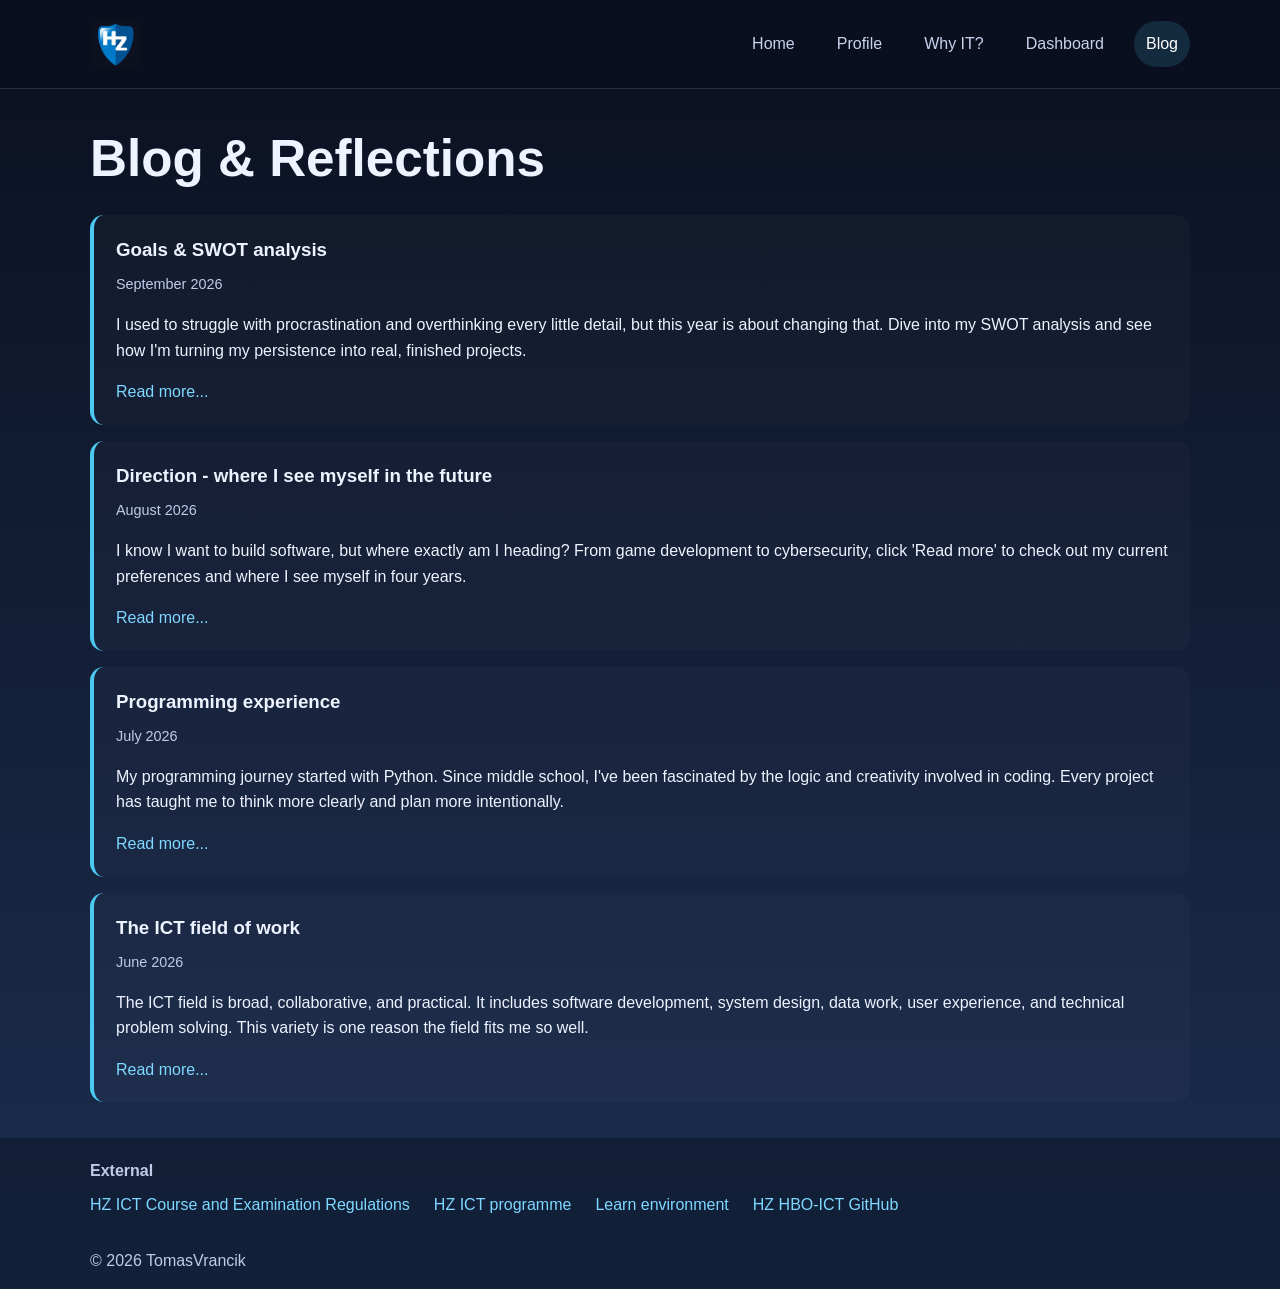
<file: blog.html>
<!DOCTYPE html>
<html lang="en">
<head>
  <meta name="viewport" content="width=device-width, initial-scale=1" />
  <title>Blog | My ICT Journey</title>
  <link rel="stylesheet" href="styles.css" />
</head>
<body>
  <header>
    <div class="container topbar">
      <div class="brand">
        <a href="index.html"><img src="hz-logo.png" alt="HZ logo" /></a>
      </div>
      <nav aria-label="Main navigation">
        <ul>
          <li><a href="index.html">Home</a></li>
          <li><a href="profile.html">Profile</a></li>
          <li><a href="why-it.html">Why IT?</a></li>
          <li><a href="dashboard.html">Dashboard</a></li>
          <li><a class="active" href="blog.html">Blog</a></li>
        </ul>
      </nav>
    </div>
  </header>

  <main class="container external-page">
    <section class="page-header">
      <h1>Blog &amp; Reflections</h1>
    </section>

    <section class="timeline" aria-label="Blog feed">
      <article class="post-card">
        <h3>Goals &amp; SWOT analysis</h3>
        <div class="post-meta">September 2026</div>
        <p>
          I used to struggle with procrastination and overthinking every little detail, but this year is about changing that. Dive into my SWOT analysis and see how I'm turning my persistence into real, finished projects.
        </p>
        <a href="posts/goals-swot.html">Read more...</a>
      </article>

      <article class="post-card">
        <h3>Direction - where I see myself in the future</h3>
        <div class="post-meta">August 2026</div>
        <p>
          I know I want to build software, but where exactly am I heading? From game development to cybersecurity, click 'Read more' to check out my current preferences and where I see myself in four years.
        </p>
        <a href="posts/direction.html">Read more...</a>
      </article>

      <article class="post-card">
        <h3>Programming experience</h3>
        <div class="post-meta">July 2026</div>
        <p>
          My programming journey started with Python. Since middle school, I've been fascinated by the logic and creativity involved in coding. Every project has taught me to think more clearly and plan more intentionally.
        </p>
        <a href="posts/programming-experience.html">Read more...</a>
      </article>

      <article class="post-card">
        <h3>The ICT field of work</h3>
        <div class="post-meta">June 2026</div>
        <p>
          The ICT field is broad, collaborative, and practical. It includes software development, system design, data work, user experience, and technical problem solving. This variety is one reason the field fits me so well.
        </p>
        <a href="posts/ict-field.html">Read more...</a>
      </article>
    </section>

  </main>

  <section class="external-links" aria-label="Useful external links">
    <div class="container">
      <h3>External</h3>
      <ul>
        <li><a href="https://www.hz.nl/over-de-hz/organisaties/regelingen-documenten/cer" target="_blank" rel="noopener">HZ ICT Course and Examination Regulations</a></li>
        <li><a href="https://hz.nl/onderwijs/ict" target="_blank" rel="noopener">HZ ICT programme</a></li>
        <li><a href="https://learn.hz.nl/" target="_blank" rel="noopener">Learn environment</a></li>
        <li><a href="https://github.com/HZ-HBO-ICT" target="_blank" rel="noopener">HZ HBO-ICT GitHub</a></li>
      </ul>
    </div>
  </section>

  <footer>
    <div class="container">© 2026 TomasVrancik</div>
  </footer>
</body>
</html>
</file>
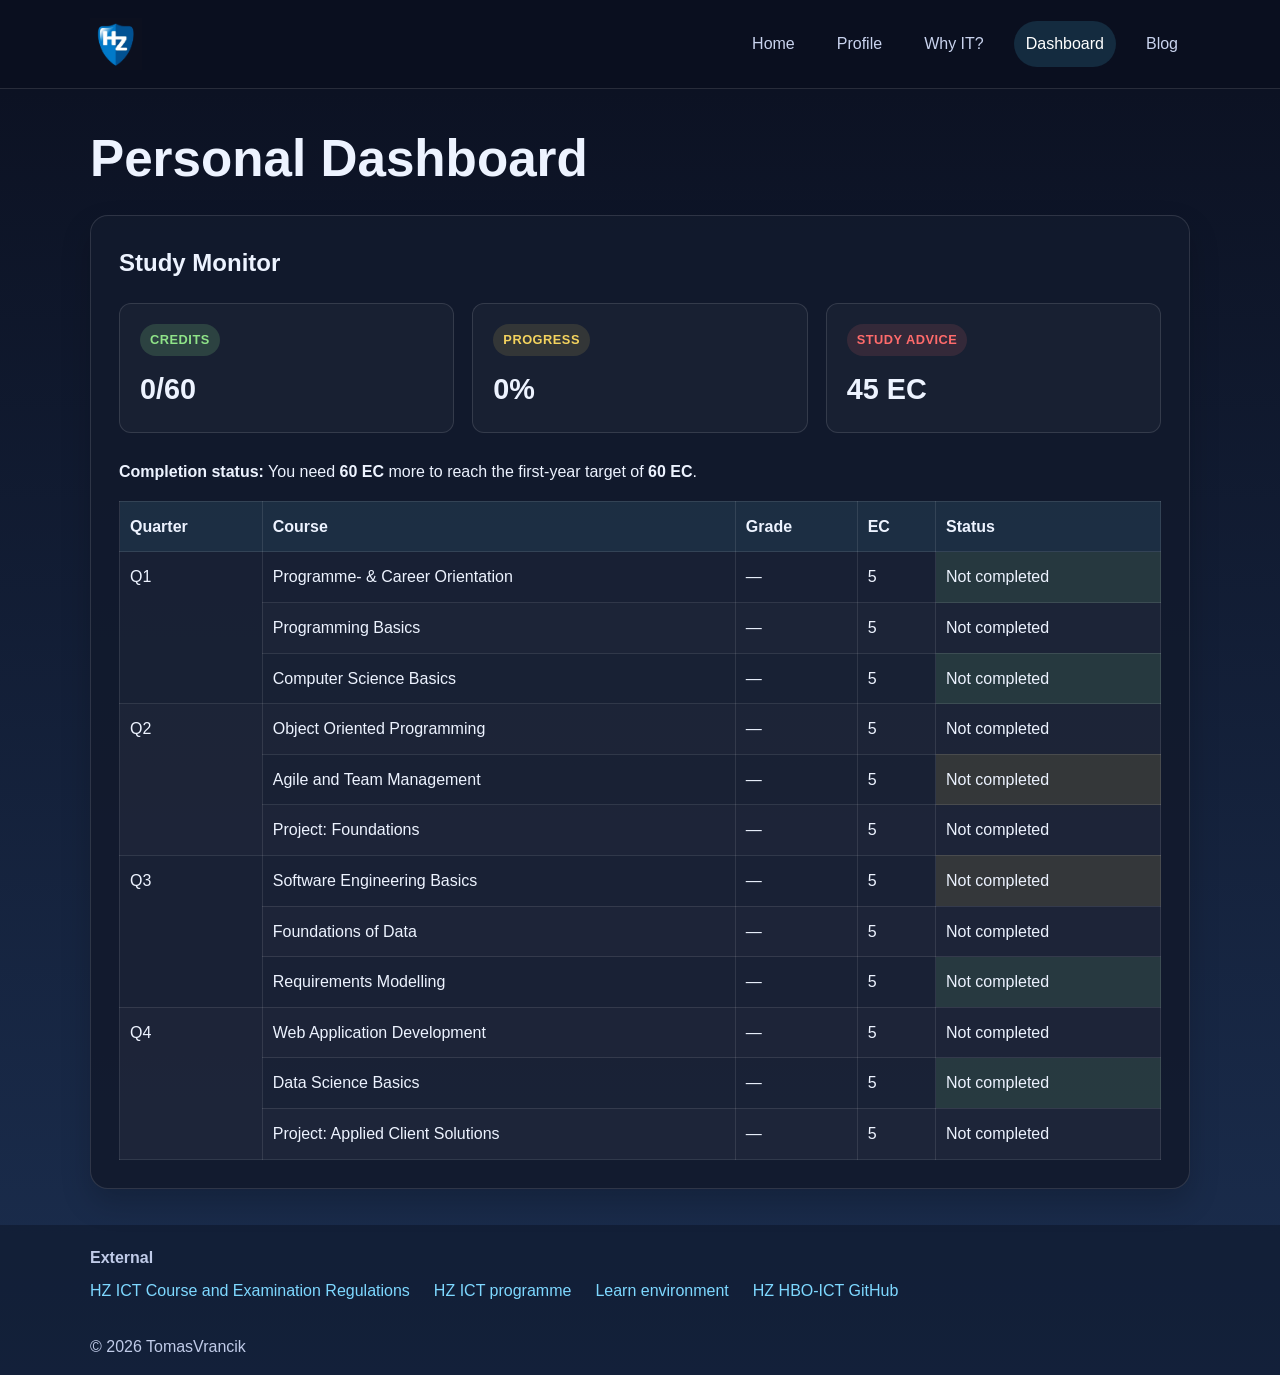
<file: dashboard.html>
<!DOCTYPE html>
<html lang="en">
<head>
  <meta name="viewport" content="width=device-width, initial-scale=1" />
  <title>Dashboard | My ICT Journey</title>
  <link rel="stylesheet" href="styles.css" />
</head>
<body>
  <header>
    <div class="container topbar">
      <div class="brand">
        <a href="index.html"><img src="hz-logo.png" alt="HZ logo" /></a>
      </div>
      <nav aria-label="Main navigation">
        <ul>
          <li><a href="index.html">Home</a></li>
          <li><a href="profile.html">Profile</a></li>
          <li><a href="why-it.html">Why IT?</a></li>
          <li><a class="active" href="dashboard.html">Dashboard</a></li>
          <li><a href="blog.html">Blog</a></li>
        </ul>
      </nav>
    </div>
  </header>

  <main class="container external-page">
    <section class="page-header">
      <h1>Personal Dashboard</h1>
    </section>

    <section class="card" aria-label="Study monitor summary">
      <h2>Study Monitor</h2>
      <div class="study-summary">
        <div class="summary-box">
          <span class="status-badge status-sufficient">Credits</span>
          <strong>0/60</strong>
        </div>
        <div class="summary-box">
          <span class="status-badge status-pending">Progress</span>
          <strong>0%</strong>
        </div>
        <div class="summary-box">
          <span class="status-badge status-insufficient">Study advice</span>
          <strong>45 EC</strong>
        </div>
      </div>

      <p><strong>Completion status:</strong> You need <strong>60 EC</strong> more to reach the first-year target of <strong>60 EC</strong>.</p>

      <table>
        <thead>
          <tr>
            <th>Quarter</th>
            <th>Course</th>
            <th>Grade</th>
            <th>EC</th>
            <th>Status</th>
          </tr>
        </thead>
        <tbody>
          <tr>
            <td rowspan="3">Q1</td>
            <td>Programme- & Career Orientation</td>
            <td>—</td>
            <td>5</td>
            <td class="cell-sufficient">Not completed</td>
          </tr>
          <tr>
            <td>Programming Basics</td>
            <td>—</td>
            <td>5</td>
            <td class="cell-sufficient">Not completed</td>
          </tr>
          <tr>
            <td>Computer Science Basics</td>
            <td>—</td>
            <td>5</td>
            <td class="cell-sufficient">Not completed</td>
          </tr>
          <tr>
            <td rowspan="3">Q2</td>
            <td>Object Oriented Programming</td>
            <td>—</td>
            <td>5</td>
            <td class="cell-sufficient">Not completed</td>
          </tr>
          <tr>
            <td>Agile and Team Management</td>
            <td>—</td>
            <td>5</td>
            <td class="cell-pending">Not completed</td>
          </tr>
          <tr>
            <td>Project: Foundations</td>
            <td>—</td>
            <td>5</td>
            <td class="cell-sufficient">Not completed</td>
          </tr>
          <tr>
            <td rowspan="3">Q3</td>
            <td>Software Engineering Basics</td>
            <td>—</td>
            <td>5</td>
            <td class="cell-pending">Not completed</td>
          </tr>
          <tr>
            <td>Foundations of Data</td>
            <td>—</td>
            <td>5</td>
            <td class="cell-sufficient">Not completed</td>
          </tr>
          <tr>
            <td>Requirements Modelling</td>
            <td>—</td>
            <td>5</td>
            <td class="cell-sufficient">Not completed</td>
          </tr>
          <tr>
            <td rowspan="3">Q4</td>
            <td>Web Application Development</td>
            <td>—</td>
            <td>5</td>
            <td class="cell-pending">Not completed</td>
          </tr>
          <tr>
            <td>Data Science Basics</td>
            <td>—</td>
            <td>5</td>
            <td class="cell-sufficient">Not completed</td>
          </tr>
          <tr>
            <td>Project: Applied Client Solutions</td>
            <td>—</td>
            <td>5</td>
            <td class="cell-sufficient">Not completed</td>
          </tr>
        </tbody>
      </table>
    </section>

  </main>

  <section class="external-links" aria-label="Useful external links">
    <div class="container">
      <h3>External</h3>
      <ul>
        <li><a href="https://www.hz.nl/over-de-hz/organisaties/regelingen-documenten/cer" target="_blank" rel="noopener">HZ ICT Course and Examination Regulations</a></li>
        <li><a href="https://hz.nl/onderwijs/ict" target="_blank" rel="noopener">HZ ICT programme</a></li>
        <li><a href="https://learn.hz.nl/" target="_blank" rel="noopener">Learn environment</a></li>
        <li><a href="https://github.com/HZ-HBO-ICT" target="_blank" rel="noopener">HZ HBO-ICT GitHub</a></li>
      </ul>
    </div>
  </section>

  <footer>
    <div class="container">© 2026 TomasVrancik</div>
  </footer>
</body>
</html>
</file>
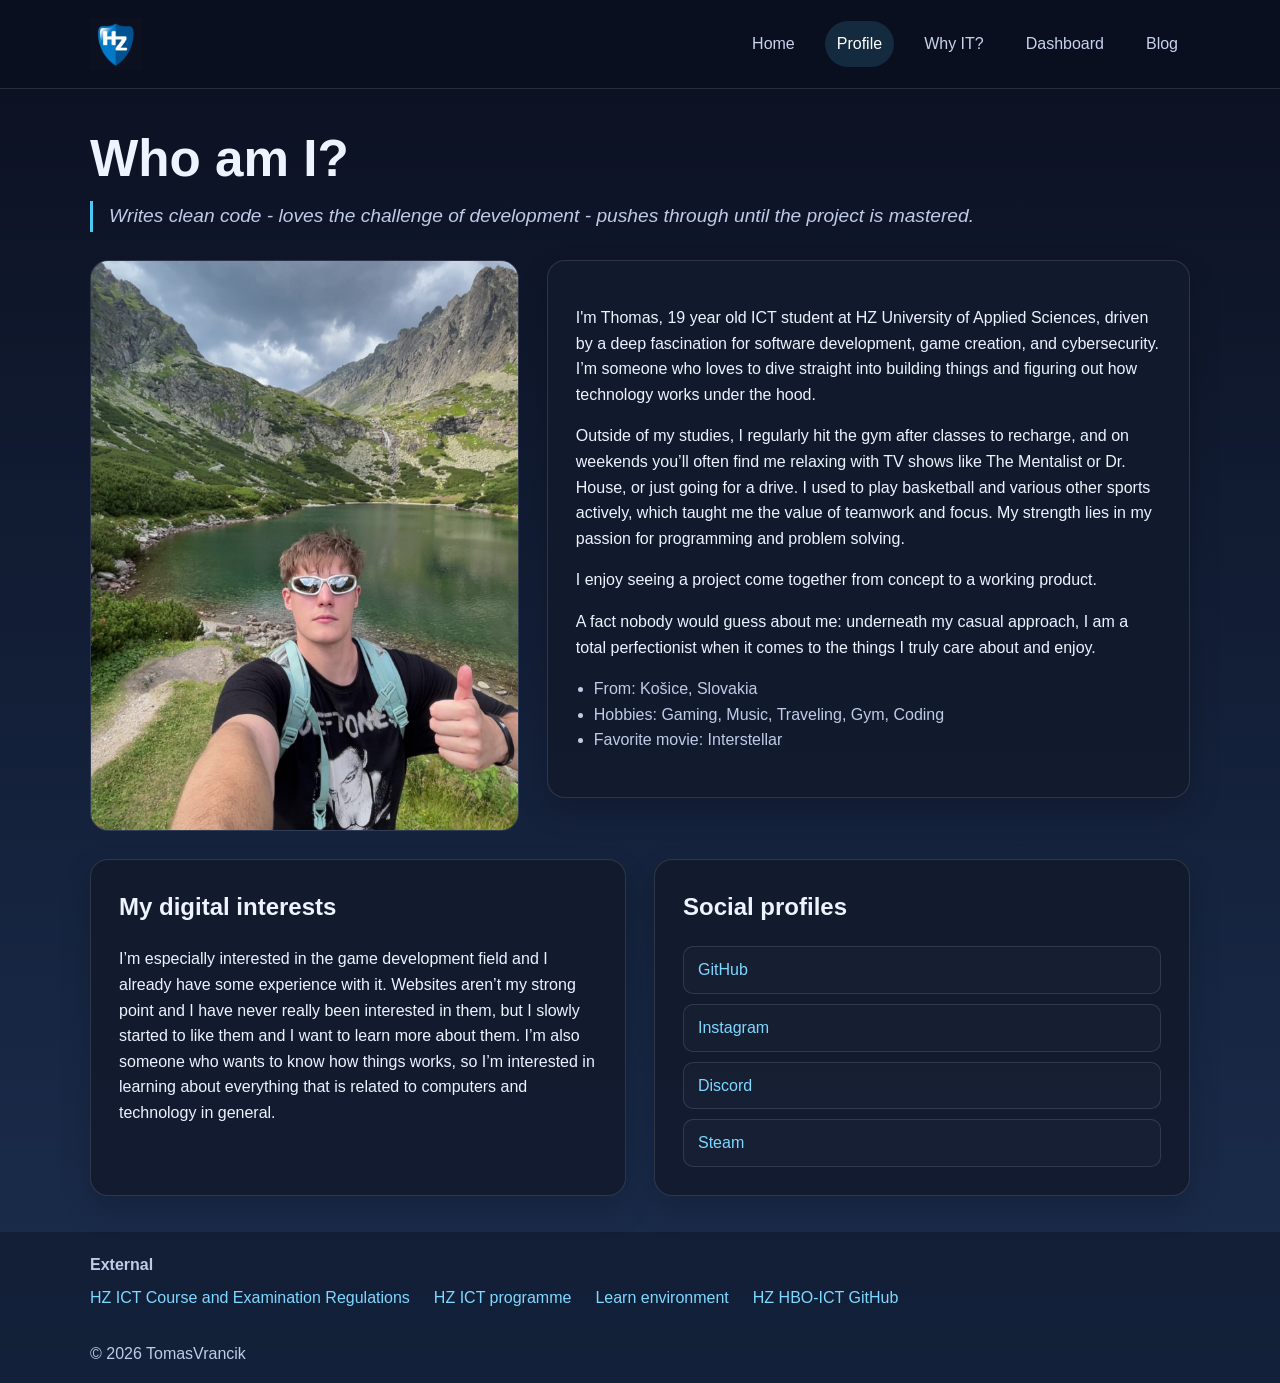
<file: profile.html>
<!DOCTYPE html>
<html lang="en">
<head>
  <meta name="viewport" content="width=device-width, initial-scale=1" />
  <title>Profile | My ICT Journey</title>
  <link rel="stylesheet" href="styles.css" />
</head>
<body>
  <header>
    <div class="container topbar">
      <div class="brand">
        <a href="index.html"><img src="hz-logo.png" alt="HZ logo" /></a>
      </div>
      <nav aria-label="Main navigation">
        <ul>
          <li><a href="index.html">Home</a></li>
          <li><a class="active" href="profile.html">Profile</a></li>
          <li><a href="why-it.html">Why IT?</a></li>
          <li><a href="dashboard.html">Dashboard</a></li>
          <li><a href="blog.html">Blog</a></li>
        </ul>
      </nav>
    </div>
  </header>

  <main class="container external-page">
    <section class="page-header">
      <h1>Who am I?</h1>
      <p class="profile-tagline">Writes clean code - loves the challenge of development - pushes through until the project is mastered.</p>
    </section>

    <section class="profile-layout" aria-label="Profile summary">
      <div class="profile-photo">
        <img src="me.jpg" alt="Portrait of me" />
      </div>

      <article class="card">
        <p>
          I'm Thomas, 19 year old ICT student at HZ University of Applied Sciences, driven by a deep fascination for software development, game creation, and cybersecurity. I’m someone who loves to dive straight into building things and figuring out how technology works under the hood. 
        </p>
        <p>
          Outside of my studies, I regularly hit the gym after classes to recharge, and on weekends you’ll often find me relaxing with TV shows like The Mentalist or Dr. House, or just going for a drive. I used to play basketball and various other sports actively, which taught me the value of teamwork and focus. My strength lies in my passion for programming and problem solving. 
        </p> 
        <p>
          I enjoy seeing a project come together from concept to a working product.
        </p>
        <p>
          A fact nobody would guess about me: underneath my casual approach, I am a total perfectionist when it comes to the things I truly care about and enjoy.
        </p>
        <ul class="checklist">
          <li>From: Košice, Slovakia</li>
          <li>Hobbies: Gaming, Music, Traveling, Gym, Coding</li>
          <li>Favorite movie: Interstellar</li>
        </ul>
      </article>
    </section>

    <div class="grid-2" style="margin-top: 28px;">
      <article class="card">
        <h2>My digital interests</h2>
        <p>
          I’m especially interested in the game development field and I already have some experience with it. Websites aren’t my strong point and I have never really been interested in them, but I slowly started to like them and I want to learn more about them. I’m also someone who wants to know how things works, so I’m interested in learning about everything that is related to computers and technology in general.
        </p>
      </article>

      <aside class="card">
        <h2>Social profiles</h2>
        <div class="social-list">
          <a href="https://github.com/VranaObecna" target="_blank" rel="noopener">GitHub</a>
          <a href="https://www.instagram.com/_vranciiiik_/" target="_blank" rel="noopener">Instagram</a>
          <a href="https://discordapp.com/users/546037968725344278" target="_blank" rel="noopener">Discord</a>
          <a href="https://steamcommunity.com/id/quidojefetak/" target="_blank" rel="noopener">Steam</a>
        </div>
      </aside>
    </div>

  </main>

  <section class="external-links" aria-label="Useful external links">
    <div class="container">
      <h3>External</h3>
      <ul>
        <li><a href="https://www.hz.nl/over-de-hz/organisaties/regelingen-documenten/cer" target="_blank" rel="noopener">HZ ICT Course and Examination Regulations</a></li>
        <li><a href="https://hz.nl/onderwijs/ict" target="_blank" rel="noopener">HZ ICT programme</a></li>
        <li><a href="https://learn.hz.nl/" target="_blank" rel="noopener">Learn environment</a></li>
        <li><a href="https://github.com/HZ-HBO-ICT" target="_blank" rel="noopener">HZ HBO-ICT GitHub</a></li>
      </ul>
    </div>
  </section>

  <footer>
    <div class="container">© 2026 TomasVrancik</div>
  </footer>
</body>
</html>
</file>
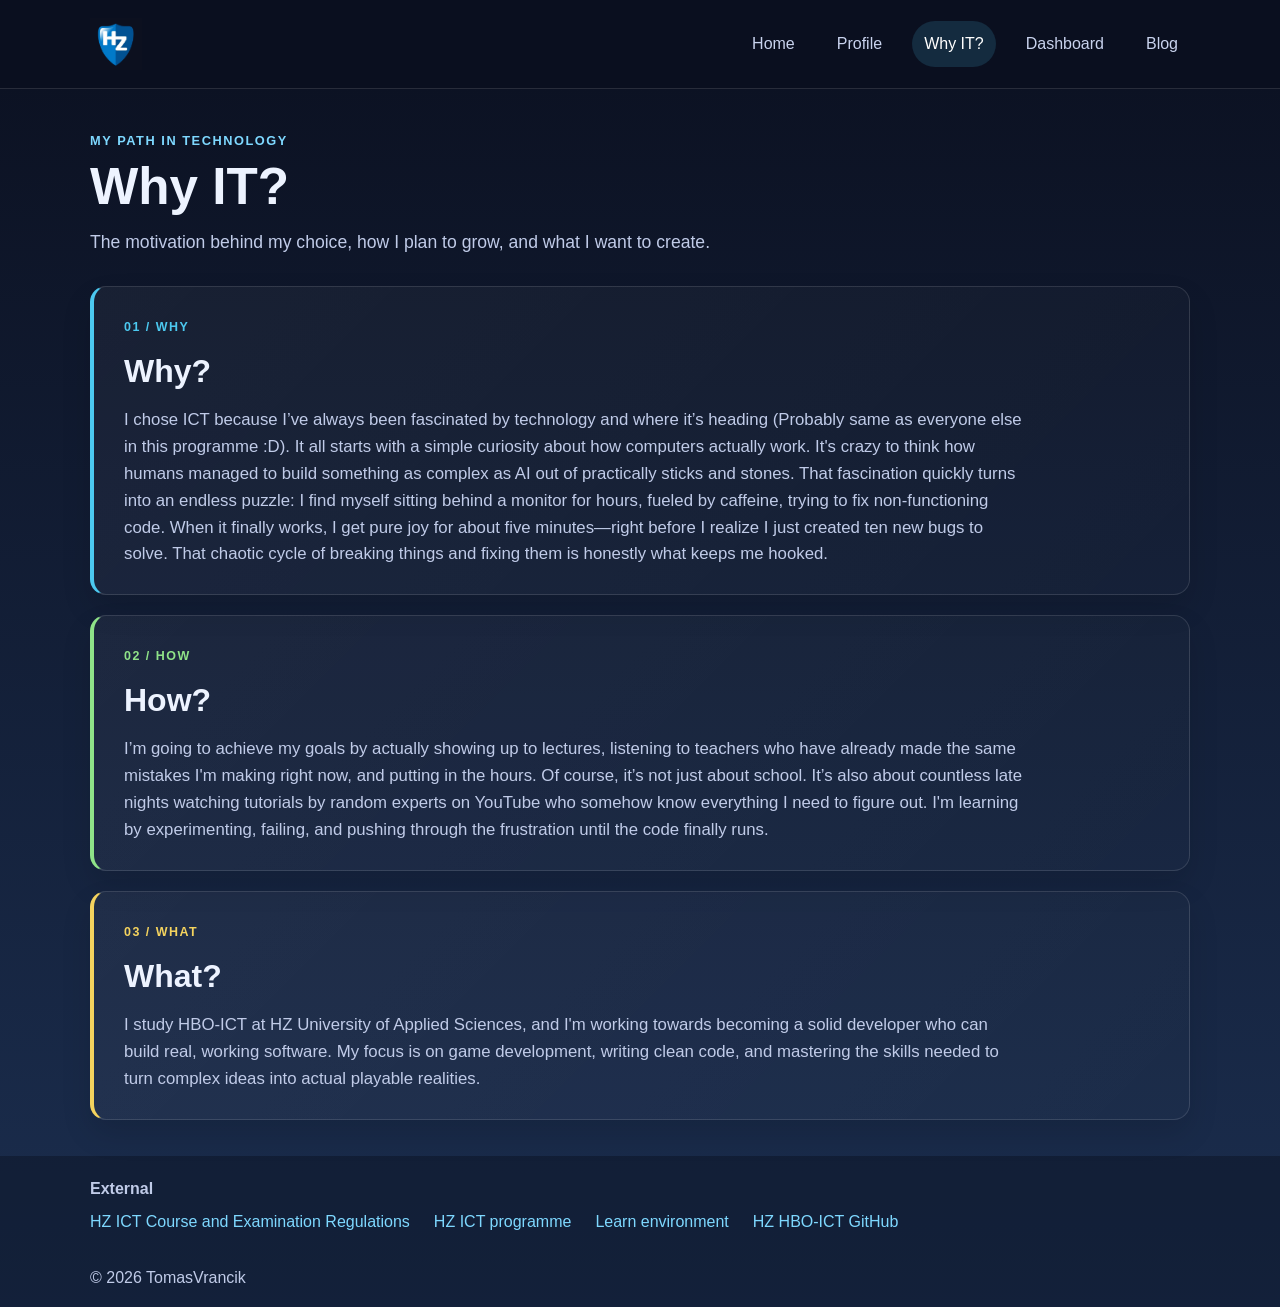
<file: why-it.html>
<!DOCTYPE html>
<html lang="en">
<head>
  <meta name="viewport" content="width=device-width, initial-scale=1" />
  <title>Why IT? | My ICT Journey</title>
  <link rel="stylesheet" href="styles.css" />
</head>
<body>
  <header>
    <div class="container topbar">
      <div class="brand">
        <a href="index.html"><img src="hz-logo.png" alt="HZ logo" /></a>
      </div>
      <nav aria-label="Main navigation">
        <ul>
          <li><a href="index.html">Home</a></li>
          <li><a href="profile.html">Profile</a></li>
          <li><a class="active" href="why-it.html">Why IT?</a></li>
          <li><a href="dashboard.html">Dashboard</a></li>
          <li><a href="blog.html">Blog</a></li>
        </ul>
      </nav>
    </div>
  </header>

  <main class="container external-page why-page">
    <section class="page-header">
      <p class="section-kicker">My path in technology</p>
      <h1>Why IT?</h1>
      <p class="why-intro">The motivation behind my choice, how I plan to grow, and what I want to create.</p>
    </section>

    <div class="why-grid">
      <article class="why-card why-why">
        <span class="why-label">01 / WHY</span>
        <h2>Why?</h2>
        <p>I chose ICT because I’ve always been fascinated by technology and where it’s heading (Probably same as everyone else in this programme :D). It all starts with a simple curiosity about how computers actually work. It's crazy to think how humans managed to build something as complex as AI out of practically sticks and stones. That fascination quickly turns into an endless puzzle: I find myself sitting behind a monitor for hours, fueled by caffeine, trying to fix non-functioning code. When it finally works, I get pure joy for about five minutes—right before I realize I just created ten new bugs to solve. That chaotic cycle of breaking things and fixing them is honestly what keeps me hooked.</p>
      </article>

      <article class="why-card why-how">
        <span class="why-label">02 / HOW</span>
        <h2>How?</h2>
        <p>I’m going to achieve my goals by actually showing up to lectures, listening to teachers who have already made the same mistakes I'm making right now, and putting in the hours. Of course, it’s not just about school. It’s also about countless late nights watching tutorials by random experts on YouTube who somehow know everything I need to figure out. I'm learning by experimenting, failing, and pushing through the frustration until the code finally runs.</p>
      </article>

      <article class="why-card why-what">
        <span class="why-label">03 / WHAT</span>
        <h2>What?</h2>
        <p>I study HBO-ICT at HZ University of Applied Sciences, and I'm working towards becoming a solid developer who can build real, working software. My focus is on game development, writing clean code, and mastering the skills needed to turn complex ideas into actual playable realities.</p>
      </article>
    </div>
  </main>

  <section class="external-links" aria-label="Useful external links">
    <div class="container">
      <h3>External</h3>
      <ul>
        <li><a href="https://www.hz.nl/over-de-hz/organisaties/regelingen-documenten/cer" target="_blank" rel="noopener">HZ ICT Course and Examination Regulations</a></li>
        <li><a href="https://hz.nl/onderwijs/ict" target="_blank" rel="noopener">HZ ICT programme</a></li>
        <li><a href="https://learn.hz.nl/" target="_blank" rel="noopener">Learn environment</a></li>
        <li><a href="https://github.com/HZ-HBO-ICT" target="_blank" rel="noopener">HZ HBO-ICT GitHub</a></li>
      </ul>
    </div>
  </section>

  <footer>
    <div class="container">© 2026 TomasVrancik</div>
  </footer>
</body>
</html>
</file>
<file: styles.css>
*,
*::before,
*::after {
  box-sizing: border-box;
}

body {
  margin: 0;
  min-width: 320px;
  font-family: Arial, Helvetica, sans-serif;
  background: linear-gradient(180deg, #0b1020 0%, #1b2e4f 100%);
  color: #edf3ff;
  line-height: 1.6;
}

a {
  color: #7ed8ff;
  text-decoration: none;
}

a:hover {
  text-decoration: underline;
}

img {
  max-width: 100%;
  display: block;
}

header {
  background: rgba(11, 16, 32, 0.95);
  border-bottom: 1px solid rgba(255, 255, 255, 0.12);
  position: sticky;
  top: 0;
  z-index: 10;
}

.container {
  width: calc(100% - 32px);
  max-width: 1100px;
  margin: 0 auto;
}

.topbar {
  display: flex;
  justify-content: space-between;
  align-items: center;
  gap: 20px;
  padding: 18px 0;
}

.brand {
  display: flex;
  align-items: center;
  gap: 14px;
  font-weight: 700;
  letter-spacing: 0.04em;
  text-transform: uppercase;
}

.brand img {
  width: 52px;
  height: 52px;
}

nav ul {
  list-style: none;
  display: flex;
  flex-wrap: wrap;
  gap: 18px;
  margin: 0;
  padding: 0;
}

nav a {
  color: #c9d3ee;
  padding: 10px 12px;
  border-radius: 999px;
  display: inline-block;
}

nav a:hover,
nav a.active {
  color: #ffffff;
  background: rgba(76, 201, 240, 0.15);
  text-decoration: none;
}

.external-links {
  margin: 36px 0 0;
  padding: 20px 0;
  background: rgba(11, 16, 32, 0.45);
  color: #c0cbe8;
}

.external-links h3 {
  margin: 0 0 8px;
  font-size: 1rem;
}

.external-links ul {
  display: flex;
  flex-wrap: wrap;
  gap: 8px 24px;
  list-style: none;
  padding: 0;
  margin: 0;
}

main.home-main,
main.external-page {
  padding-bottom: 0;
}

main {
  padding: 42px 0 60px;
}

.external-links + footer {
  padding: 10px 0 16px;
  border-top: 0;
  background: rgba(11, 16, 32, 0.45);
}

.hero,
.card,
.panel,
.article,
.table-card {
  background: rgba(18, 26, 45, 0.9);
  border: 1px solid rgba(255, 255, 255, 0.12);
  border-radius: 18px;
  box-shadow: 0 14px 30px rgba(0, 0, 0, 0.18);
}

.hero {
  display: grid;
  grid-template-columns: 1.2fr 0.8fr;
  gap: 28px;
  padding: 32px;
  margin-bottom: 28px;
}

.hero h1,
.hero h2,
.page-header h1 {
  font-size: clamp(2.2rem, 4vw, 3.5rem);
  line-height: 1.1;
  margin: 0 0 14px;
}

.lead {
  color: #c0cbe8;
  font-size: 1.12rem;
}

.welcome-heading {
  margin: 0;
  color: #edf3ff;
  font-size: clamp(3rem, 6vw, 4.5rem);
  font-weight: 800;
  line-height: 1.05;
  transition: color 180ms ease, text-shadow 180ms ease, transform 180ms ease;
}

.welcome-heading:hover {
  color: #ffffff;
  text-shadow: 0 0 18px rgba(76, 201, 240, 0.3);
  transform: translateY(-2px);
}

.home-heading {
  margin-bottom: 30px;
}

.home-kicker,
.section-kicker {
  margin: 0 0 8px;
  color: #7ed8ff;
  font-size: 0.8rem;
  font-weight: 700;
  letter-spacing: 0.12em;
  text-transform: uppercase;
}

.home-subtitle {
  max-width: 650px;
  margin: 14px 0 0;
  color: #c0cbe8;
  font-size: 1.1rem;
}

.hero-copy .status-badge {
  margin-bottom: 14px;
}

.hero-copy .lead {
  max-width: 600px;
}

.card .section-kicker {
  margin-bottom: 6px;
}

.card .section-kicker + h2 {
  margin-bottom: 12px;
}

.text-link {
  display: inline-flex;
  align-items: center;
  gap: 8px;
  margin-top: 6px;
  font-weight: 700;
}

.text-link span {
  transition: transform 180ms ease;
}

.text-link:hover span {
  transform: translateX(4px);
}

.learning-card {
  display: grid;
  grid-template-columns: 1fr 0.9fr;
  align-items: center;
  gap: 32px;
  margin-top: 28px;
}

.learning-copy h2 {
  margin-bottom: 12px;
}

.learning-image {
  min-height: 280px;
  overflow: hidden;
  border-radius: 14px;
}

.learning-image img {
  width: 100%;
  height: 100%;
  min-height: 280px;
  object-fit: cover;
}

.hero-actions {
  display: flex;
  flex-wrap: wrap;
  gap: 14px;
  margin-top: 22px;
}

.btn {
  display: inline-block;
  padding: 12px 20px;
  background: linear-gradient(135deg, #4cc9f0, #6798ff);
  color: #071120;
  border-radius: 999px;
  font-weight: 700;
  text-decoration: none;
}

.btn.secondary {
  background: transparent;
  border: 1px solid rgba(255, 255, 255, 0.12);
  color: #edf3ff;
}

.media-frame {
  align-self: center;
  width: 100%;
  aspect-ratio: 4 / 5;
  border-radius: 16px;
  overflow: hidden;
}

.media-frame img,
.media-frame video {
  width: 100%;
  height: 100%;
  object-fit: cover;
  display: block;
}

.grid-2 {
  display: grid;
  grid-template-columns: repeat(2, 1fr);
  gap: 28px;
  margin-top: 28px;
}

.card,
.panel,
.article,
.table-card {
  padding: 28px;
}

.card h2,
.panel h2,
.article h2,
.table-card h2 {
  margin-top: 0;
}

ul.checklist,
ul.posts,
ul.links {
  padding-left: 18px;
  color: #c0cbe8;
}

.page-header {
  margin-bottom: 28px;
}

.profile-tagline {
  margin: 0;
  padding-left: 16px;
  border-left: 3px solid #4cc9f0;
  color: #c0cbe8;
  font-size: 1.2rem;
  font-style: italic;
}

.profile-layout {
  display: grid;
  grid-template-columns: 0.8fr 1.2fr;
  gap: 28px;
  align-items: start;
}

.profile-photo {
  border-radius: 18px;
  overflow: hidden;
  border: 1px solid rgba(255, 255, 255, 0.12);
}

.social-list {
  display: grid;
  gap: 10px;
  margin-top: 14px;
}

.social-list a {
  display: inline-block;
  padding: 10px 14px;
  border: 1px solid rgba(255, 255, 255, 0.12);
  border-radius: 10px;
  background: rgba(255, 255, 255, 0.02);
}

.status-badge {
  display: inline-block;
  padding: 6px 10px;
  border-radius: 999px;
  font-size: 0.8rem;
  font-weight: 700;
  letter-spacing: 0.04em;
  text-transform: uppercase;
}

.status-sufficient {
  background: rgba(143, 227, 136, 0.17);
  color: #8fe388;
}

.status-insufficient {
  background: rgba(255, 107, 107, 0.12);
  color: #ff6b6b;
}

.status-pending {
  background: rgba(244, 211, 94, 0.12);
  color: #f4d35e;
}

.study-summary {
  display: grid;
  grid-template-columns: repeat(3, 1fr);
  gap: 18px;
  margin: 20px 0 26px;
}

.summary-box {
  padding: 20px;
  border: 1px solid rgba(255, 255, 255, 0.12);
  border-radius: 12px;
  background: rgba(255, 255, 255, 0.03);
}

.summary-box strong {
  display: block;
  font-size: 1.8rem;
  margin-top: 10px;
}

table {
  width: 100%;
  border-collapse: collapse;
  background: rgba(255, 255, 255, 0.03);
}

th,
td {
  border: 1px solid rgba(255, 255, 255, 0.1);
  padding: 12px 10px;
  text-align: left;
  vertical-align: top;
}

th {
  background: rgba(76, 201, 240, 0.08);
}

tr:nth-child(even) td {
  background: rgba(255, 255, 255, 0.015);
}

.cell-sufficient {
  background: rgba(143, 227, 136, 0.12);
}

.cell-insufficient {
  background: rgba(255, 107, 107, 0.12);
}

.cell-pending {
  background: rgba(244, 211, 94, 0.12);
}

.timeline {
  display: grid;
  gap: 16px;
  margin-top: 24px;
}

.post-card {
  padding: 20px 22px;
  border-left: 4px solid #4cc9f0;
  background: rgba(255, 255, 255, 0.02);
  border-radius: 14px;
}

.post-card h3 {
  margin: 0 0 8px;
}

.post-meta {
  color: #c0cbe8;
  font-size: 0.9rem;
  margin-bottom: 10px;
}

.article-body {
  max-width: 800px;
  margin: 0 auto;
}

.article-body.swot-page {
  max-width: 1100px;
}

.article-body.direction-page {
  max-width: 1100px;
}

.swot-article {
  padding: 32px;
}

.article-body p,
.article-body li {
  color: #c0cbe8;
}

.swot-grid {
  display: grid;
  grid-template-columns: repeat(2, minmax(0, 1fr));
  gap: 22px;
  margin: 30px 0 34px;
}

.swot-intro {
  max-width: 650px;
  margin: -2px 0 0;
  font-size: 1.05rem;
}

.swot-card {
  --swot-accent: #4cc9f0;
  position: relative;
  min-width: 0;
  padding: 26px 26px 26px 28px;
  background: linear-gradient(135deg, rgba(255, 255, 255, 0.045), rgba(255, 255, 255, 0.015));
  border: 1px solid rgba(255, 255, 255, 0.12);
  border-left: 3px solid var(--swot-accent);
  border-radius: 12px;
  transition: transform 180ms ease, border-color 180ms ease, background 180ms ease;
}

.swot-card:hover {
  transform: translateY(-3px);
  background: linear-gradient(135deg, rgba(255, 255, 255, 0.07), rgba(255, 255, 255, 0.025));
}

.swot-strengths {
  --swot-accent: #8fe388;
}

.swot-weaknesses {
  --swot-accent: #ff9a8b;
}

.swot-opportunities {
  --swot-accent: #7ed8ff;
}

.swot-threats {
  --swot-accent: #f4d35e;
}

.swot-card h2 {
  display: flex;
  align-items: center;
  gap: 12px;
  margin: 0 0 16px;
  font-size: 1.25rem;
}

.swot-letter {
  display: inline-grid;
  width: 36px;
  height: 36px;
  place-items: center;
  border-radius: 10px;
  background: color-mix(in srgb, var(--swot-accent) 15%, transparent);
  color: var(--swot-accent);
  font-size: 1rem;
  font-weight: 800;
}

.swot-card ol {
  display: grid;
  gap: 13px;
  margin: 0;
  padding: 0;
  list-style: none;
  color: #c0cbe8;
  counter-reset: swot-item;
}

.swot-card li {
  position: relative;
  padding-left: 32px;
  counter-increment: swot-item;
}

.swot-card li::before {
  content: counter(swot-item, decimal-leading-zero);
  position: absolute;
  top: 2px;
  left: 0;
  color: var(--swot-accent);
  font-size: 0.75rem;
  font-weight: 700;
  font-variant-numeric: tabular-nums;
}

.swot-card li + li {
  margin-top: 0;
}

.swot-card strong {
  color: #edf3ff;
}

.goals-section {
  display: grid;
  gap: 14px;
  margin: 0 0 30px;
}

.goals-section > h2 {
  margin: 0 0 2px;
  font-size: 1.5rem;
}

.goal-card {
  display: flex;
  align-items: flex-start;
  gap: 16px;
  padding: 20px 22px;
  background: rgba(255, 255, 255, 0.03);
  border: 1px solid rgba(255, 255, 255, 0.12);
  border-radius: 12px;
  transition: transform 180ms ease, border-color 180ms ease, background 180ms ease;
}

.goal-card:hover {
  transform: translateY(-3px);
  background: linear-gradient(135deg, rgba(255, 255, 255, 0.07), rgba(255, 255, 255, 0.025));
}

.goal-number {
  display: grid;
  width: 40px;
  height: 40px;
  flex: 0 0 40px;
  place-items: center;
  border-radius: 10px;
  background: rgba(76, 201, 240, 0.12);
  color: #7ed8ff;
  font-size: 0.85rem;
  font-weight: 800;
}

.goal-card h3 {
  margin: 0 0 4px;
  font-size: 1.1rem;
}

.goal-card .goal-basis {
  margin: 0 0 12px;
  color: #7ed8ff;
  font-size: 0.9rem;
  font-weight: 700;
}

.goal-card p {
  margin: 0 0 8px;
  color: #c0cbe8;
}

.goal-card p:last-child {
  margin-bottom: 0;
}

.goal-card strong {
  color: #edf3ff;
}

.mission-card {
  margin: 30px 0;
}

.mission-kicker {
  margin: 0 0 6px;
  color: #7ed8ff !important;
  font-size: 0.8rem;
  font-weight: 700;
  letter-spacing: 0.12em;
  text-transform: uppercase;
}

.mission-card h2 {
  margin: 0 0 12px;
  font-size: 1.5rem;
}

.mission-card > p:last-child {
  margin: 0;
  color: #c0cbe8;
  font-size: 1.05rem;
}

.direction-article {
  display: grid;
  gap: 20px;
}

.direction-article > h1,
.direction-article > p,
.direction-article > .direction-grid,
.direction-article > .direction-feature {
  margin-top: 0;
  margin-bottom: 0;
}

.direction-intro {
  max-width: 680px;
  font-size: 1.05rem;
}

.direction-grid {
  display: grid;
  grid-template-columns: repeat(2, minmax(0, 1fr));
  gap: 18px;
}

.direction-card,
.direction-feature {
  min-width: 0;
  padding: 26px;
  background: linear-gradient(135deg, rgba(255, 255, 255, 0.045), rgba(255, 255, 255, 0.015));
  border: 1px solid rgba(255, 255, 255, 0.12);
  border-radius: 14px;
  transition: transform 180ms ease, border-color 180ms ease, background 180ms ease;
}

.direction-card:hover,
.direction-feature:hover {
  transform: translateY(-3px);
  border-color: rgba(126, 216, 255, 0.35);
  background: linear-gradient(135deg, rgba(255, 255, 255, 0.07), rgba(255, 255, 255, 0.025));
}

.direction-card h2,
.direction-feature h2 {
  margin: 0 0 10px;
  font-size: 1.4rem;
}

.direction-card p:last-child,
.direction-feature p:last-child {
  margin: 0;
  color: #c0cbe8;
}

.direction-card .section-kicker,
.direction-feature .section-kicker {
  margin-bottom: 6px;
}

.direction-feature {
  border-left: 3px solid #4cc9f0;
  background: linear-gradient(135deg, rgba(76, 201, 240, 0.08), rgba(255, 255, 255, 0.02));
}

.direction-feature h2 span {
  color: #7ed8ff;
}

.direction-future {
  border-left-color: #8fe388;
  background: linear-gradient(135deg, rgba(143, 227, 136, 0.07), rgba(255, 255, 255, 0.02));
}

@media (prefers-reduced-motion: reduce) {
  .swot-card,
  .goal-card,
  .direction-card,
  .direction-feature {
    transition: none;
  }

  .swot-card:hover,
  .goal-card:hover,
  .direction-card:hover,
  .direction-feature:hover {
    transform: none;
  }
}

footer {
  padding: 26px 0 40px;
  border-top: 1px solid rgba(255, 255, 255, 0.12);
  color: #c0cbe8;
}

@media (max-width: 850px) {
  .hero,
  .grid-2,
  .direction-grid,
  .learning-card,
  .profile-layout,
  .study-summary,
  .swot-grid {
    grid-template-columns: 1fr;
  }

  .learning-image,
  .learning-image img {
    min-height: 220px;
  }

  .topbar {
    flex-direction: column;
    align-items: flex-start;
  }

  nav ul {
    gap: 8px;
  }
}

@media (max-width: 560px) {
  .container {
    width: calc(100% - 24px);
  }

  main {
    padding-top: 28px;
  }

  .hero,
  .card,
  .panel,
  .article,
  .table-card {
    padding: 20px;
  }

  .hero {
    gap: 20px;
  }

  .media-frame {
    aspect-ratio: 3 / 2;
  }

  .external-links ul {
    flex-direction: column;
    gap: 8px;
  }

  .swot-article {
    padding: 22px 16px;
  }

  .direction-article {
    gap: 16px;
  }

  .direction-card,
  .direction-feature {
    padding: 18px;
  }

  .swot-article > h1 {
    font-size: clamp(1.8rem, 8vw, 2.4rem);
    overflow-wrap: anywhere;
  }

  .swot-intro {
    font-size: 1rem;
  }

  .swot-grid {
    gap: 12px;
    margin: 20px 0 24px;
  }

  .swot-card {
    padding: 18px 16px;
  }

  .swot-card h2 {
    gap: 10px;
    margin-bottom: 12px;
    font-size: 1.15rem;
  }

  .swot-card li {
    padding-left: 28px;
  }
}

.why-page {
  max-width: 1100px;
}

.why-page .page-header {
  margin-bottom: 30px;
}

.why-page .page-header h1 {
  margin-bottom: 12px;
}

.why-intro {
  max-width: 680px;
  margin: 0;
  color: #c0cbe8;
  font-size: 1.1rem;
}

.why-grid {
  display: grid;
  gap: 20px;
}

.why-card {
  --why-accent: #4cc9f0;
  position: relative;
  min-width: 0;
  padding: 26px 30px;
  overflow: hidden;
  background: linear-gradient(135deg, rgba(255, 255, 255, 0.045), rgba(255, 255, 255, 0.015));
  border: 1px solid rgba(255, 255, 255, 0.12);
  border-left: 4px solid var(--why-accent);
  border-radius: 16px;
  box-shadow: 0 14px 30px rgba(0, 0, 0, 0.12);
  transition: transform 180ms ease, border-color 180ms ease, background 180ms ease;
}

.why-card:hover {
  transform: translateY(-3px);
  background: linear-gradient(135deg, rgba(255, 255, 255, 0.075), rgba(255, 255, 255, 0.025));
}

.why-how {
  --why-accent: #8fe388;
}

.why-what {
  --why-accent: #f4d35e;
}

.why-label {
  display: inline-block;
  margin-bottom: 8px;
  color: var(--why-accent);
  font-size: 0.78rem;
  font-weight: 700;
  letter-spacing: 0.12em;
}

.why-card h2 {
  margin: 0 0 10px;
  font-size: clamp(1.5rem, 3vw, 2rem);
}

.why-card p:last-child {
  max-width: 900px;
  margin: 0;
  color: #c0cbe8;
  font-size: 1.05rem;
}

@media (max-width: 560px) {
  .why-page .page-header {
    margin-bottom: 22px;
  }

  .why-grid {
    gap: 14px;
  }

  .why-card {
    padding: 20px 18px;
  }
}

@media (prefers-reduced-motion: reduce) {
  .why-card {
    transition: none;
  }

  .why-card:hover {
    transform: none;
  }

  .goal-card {
    gap: 12px;
    padding: 16px;
  }

}
</file>
